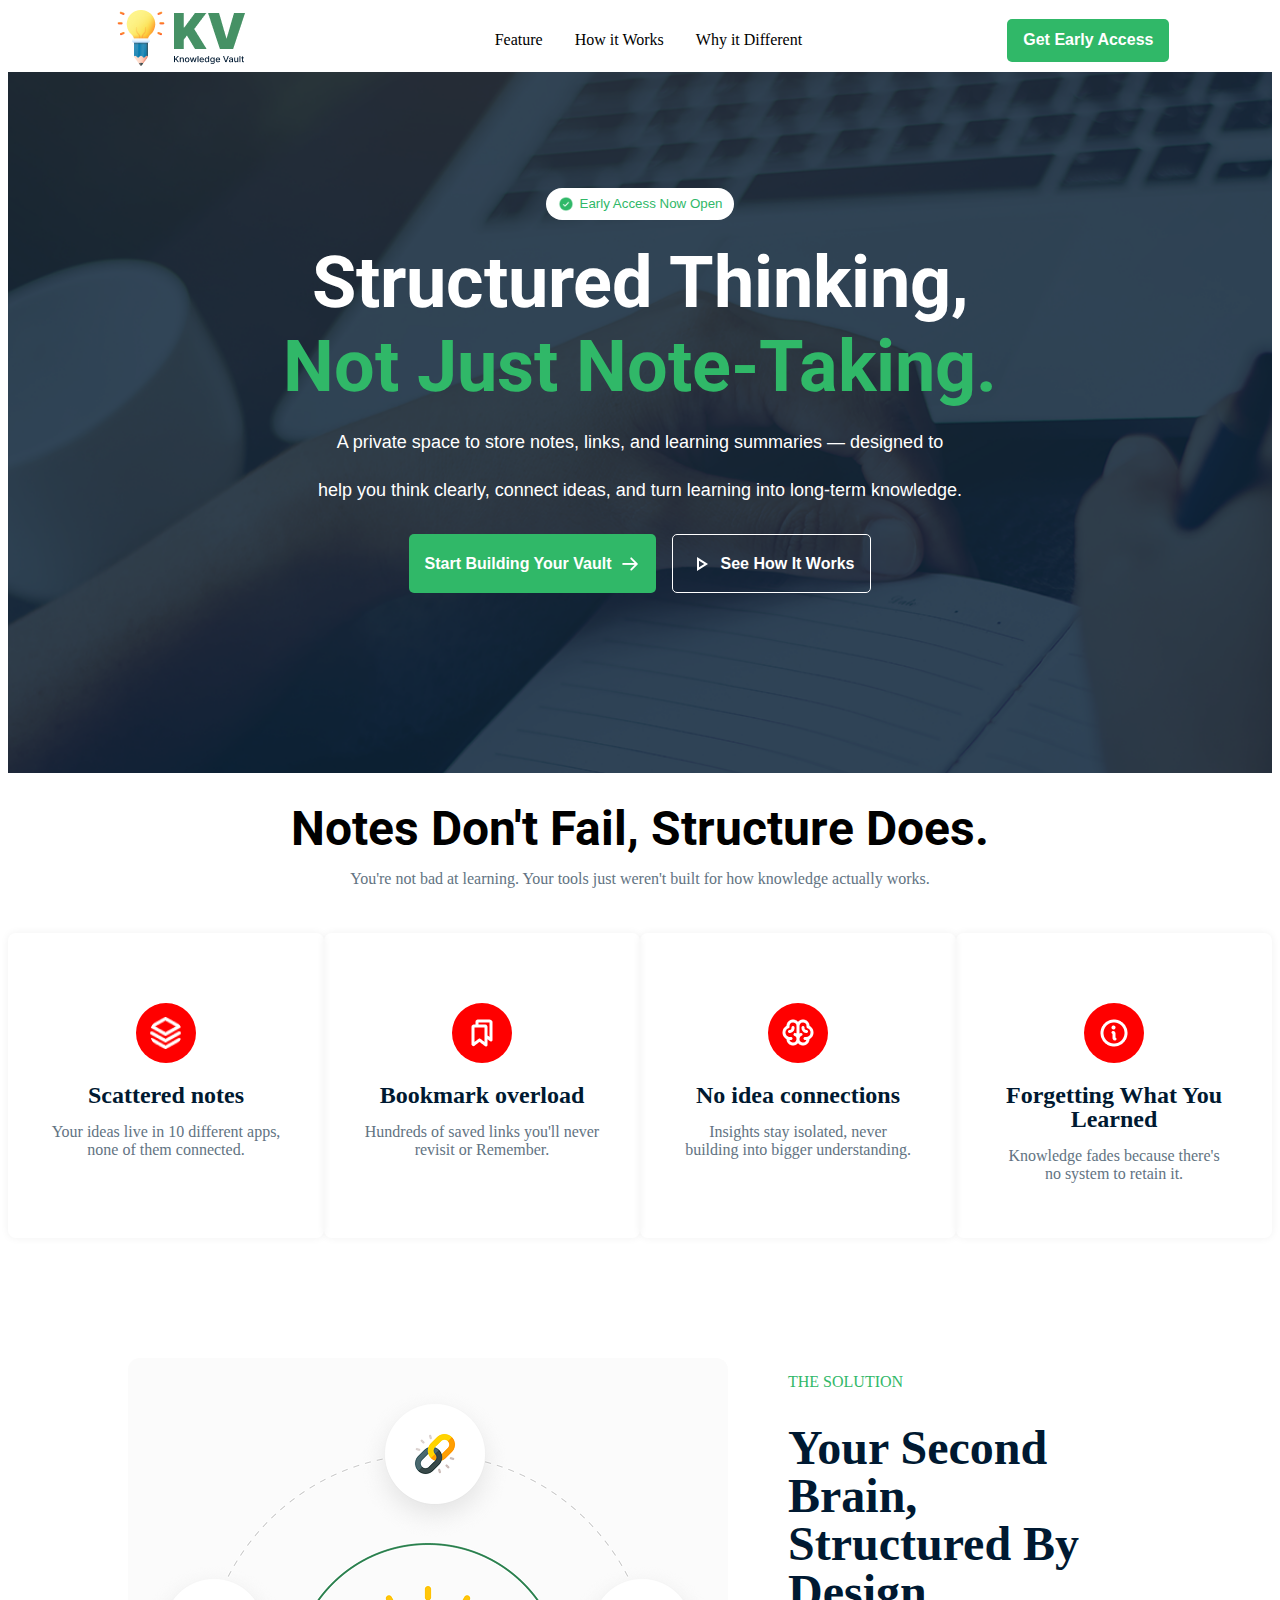
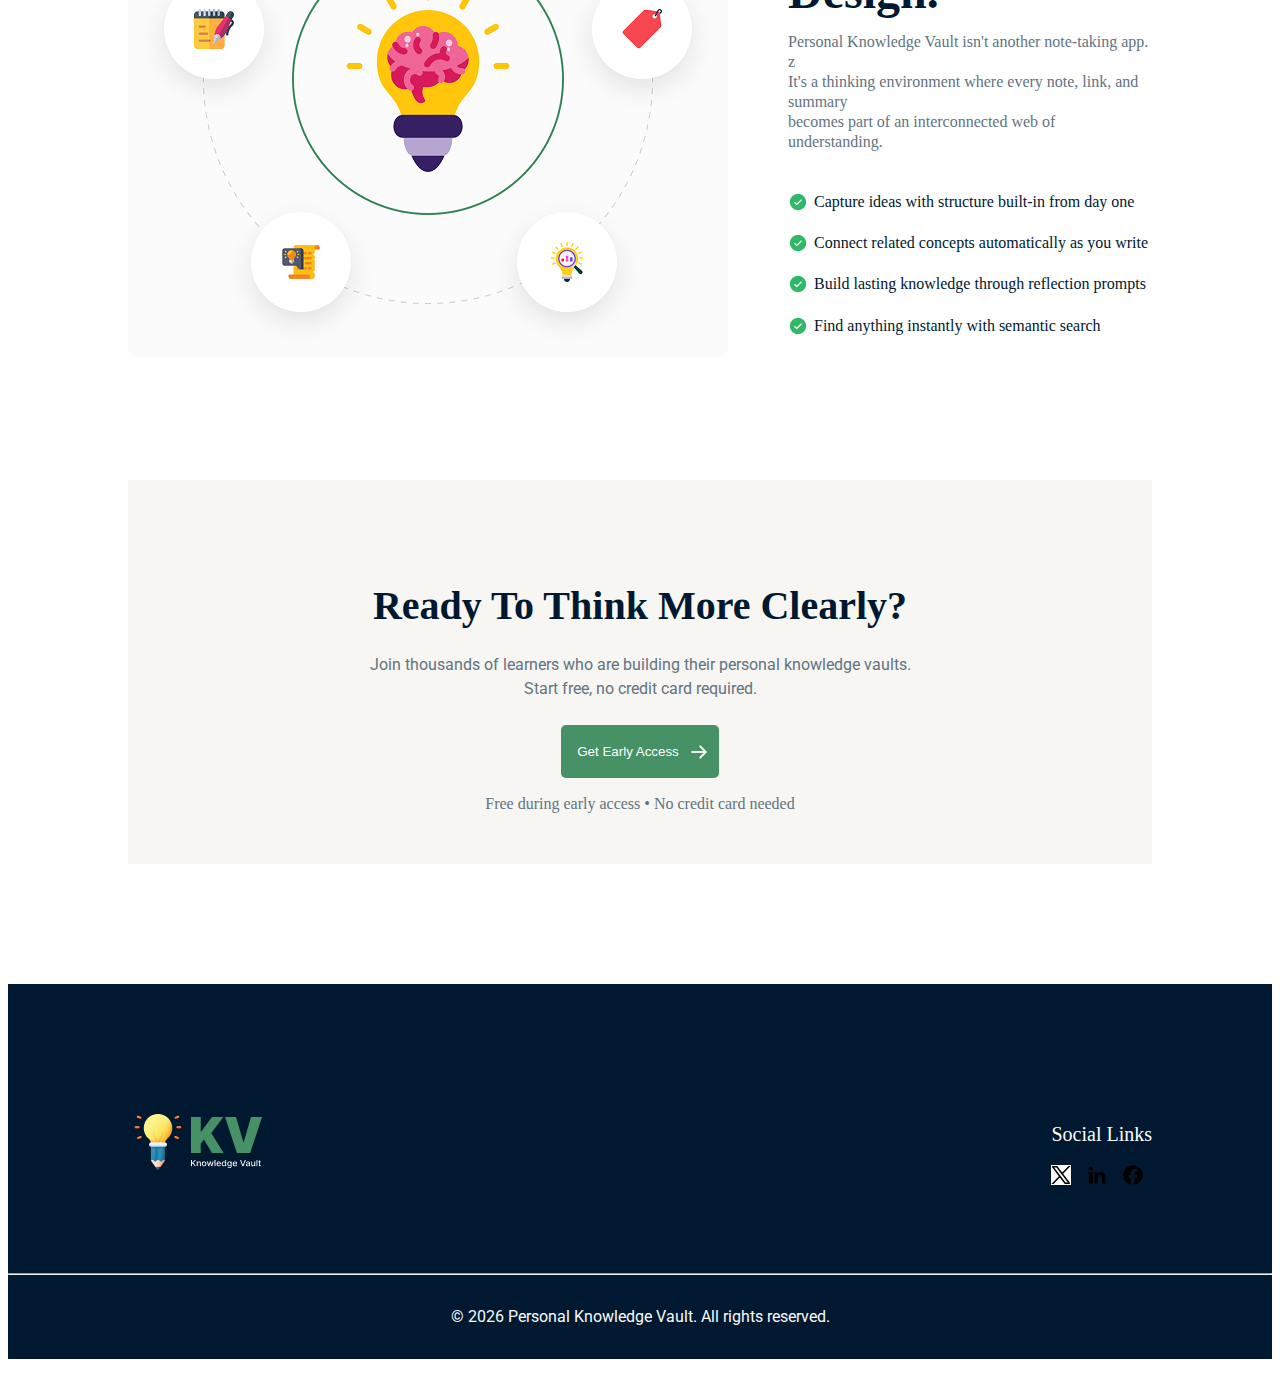
<file: index.html>
<!doctype html>
<html lang="en">
  <head>
    <meta charset="UTF-8" />
    <meta name="viewport" content="width=device-width, initial-scale=1.0" />
    <link rel="preconnect" href="https://fonts.googleapis.com" />
    <link rel="preconnect" href="https://fonts.gstatic.com" crossorigin />
    <link
      href="https://fonts.googleapis.com/css2?family=Inter:ital,opsz,wght@0,14..32,100..900;1,14..32,100..900&family=Roboto:ital,wght@0,100..900;1,100..900&display=swap"
      rel="stylesheet"
    />
    <title>Assignment 1</title>
    <link rel="stylesheet" href="style.css" />
  </head>
  <body>
    <header>
      <nav>
        <div>
          <img
            width="139"
            height="60"
            src="./B13-A01-Knowledge-Vault/assets/logo-navbar.png"
            alt=""
          />
        </div>
        <ul class="nav-list">
          <li><a href="feature">Feature</a></li>
          <li><a href="how">How it Works</a></li>
          <li><a href="why">Why it Different</a></li>
        </ul>
        <div>
          <button class="btn">Get Early Access</button>
        </div>
      </nav>
    </header>
    <main>
      <section id="banner">
        <div class="banner-box">
          <button class="btn2">
            <img
              width="16"
              height="16"
              src="./B13-A01-Knowledge-Vault/assets/CheckCircle.png"
              alt=""
            />
            <span class="banner-heading"> Early Access Now Open</span>
          </button>
          <div class="banner-title">
            <h1>
              <span class="line-one">Structured Thinking,</span><br /><span
                class="line-two"
                >Not Just Note-Taking.</span
              >
            </h1>
          </div>
          <div class="paragraph-area">
            <p class="paragraph">
              A private space to store notes, links, and learning summaries —
              designed to <br />
              <br />
              help you think clearly, connect ideas, and turn learning into
              long-term knowledge.
            </p>
          </div>
          <div class="two-btn">
            <button class="btn3">
              Start Building Your Vault
              <img
                width="20"
                height="20"
                src="./B13-A01-Knowledge-Vault/assets/ArrowRight.png"
                alt=""
              />
            </button>

            <button class="btn4">
             <svg xmlns="http://www.w3.org/2000/svg" height="24px" viewBox="0 -960 960 960" width="24px" fill="#FFFFFF"><path d="M320-200v-560l440 280-440 280Zm80-280Zm0 134 210-134-210-134v268Z"/></svg>
              </svg>
              See How It Works
            </button>
          </div>
        </div>
      </section>

      <section id="note">
        <div class="note-heading">
          <h1>Notes Don't Fail, Structure Does.</h1>
           <p>You're not bad at learning. Your tools just weren't built for how knowledge actually works.</p>

        </div>







        <div class="card-section">
          <div class="card">
            <img src="./B13-A01-Knowledge-Vault/assets/Vector.png" alt="">
            <h2 class="card-title">Scattered notes</h2>
            <p class="card-text">Your ideas live in 10 different apps,<br> none of them connected.</p>
          </div>
          <div class="card">
            <img src="./B13-A01-Knowledge-Vault/assets/Bookmarks.png" alt="">
            <h2 class="card-title">Bookmark overload</h2>
            <p class="card-text">Hundreds of saved links you'll never <br> revisit or Remember.</p>
          </div>
          <div class="card">
            <img src="./B13-A01-Knowledge-Vault/assets/Brain.png" alt="">
            <h2 class="card-title">No idea connections</h2>
            <p class="card-text">Insights stay isolated, never <br> building into bigger understanding.</p>
          </div>
          <div class="card">
            <img src="./B13-A01-Knowledge-Vault/assets/Info.png" alt="">
            <h2 class="card-title">Forgetting What
You Learned</h2>
            <p class="card-text">Knowledge fades because there's <br> no system to retain it.</p>
          </div>
        
        </div>

      </section>

     <section id="brain">
        <div class="brain-section">
          <div class="img-container">
            <img src="./B13-A01-Knowledge-Vault/assets/knowledge.png" alt="">
          </div>
          <div class="right-hand">
            <h2>THE SOLUTION</h2>
            <h1>Your Second Brain,<br>
Structured By Design.</h1>
            <p>Personal Knowledge Vault isn't another note-taking app. z <br>It's a thinking environment where every note, link, and summary <br>becomes part of an interconnected web of understanding.</p>
            <div class="suggetions">

                <h4><img src="./B13-A01-Knowledge-Vault/assets/CheckCircle.png" alt="">Capture ideas with structure built-in from day one</h4>
                <h4><img src="./B13-A01-Knowledge-Vault/assets/CheckCircle.png" alt="">Connect related concepts automatically as you write</h4>
                <h4><img src="./B13-A01-Knowledge-Vault/assets/CheckCircle.png" alt="">Build lasting knowledge through reflection prompts</h4>
                <h4><img src="./B13-A01-Knowledge-Vault/assets/CheckCircle.png" alt="">Find anything instantly with semantic search</h4>
            </div>
          </div>
          
        </div>


      </section>


      <section id="early-section">
        <div class="early-box">
          <div class="head-section" >
            <h1>Ready To Think More Clearly?</h1>
            <p>Join thousands of learners who are building their personal knowledge vaults. <br>Start free, no credit card required.</p>
          </div>
          <div class="buttom-section">
            <button class="btn5" >Get Early Access<img src="./B13-A01-Knowledge-Vault/assets/ArrowRight.png" alt=""></button>
            <p>Free during early access • No credit card needed</p>
          </div>
        </div>
      </section>
    </main>

    <footer>
      <section class="footer">
        <div class="footer-section">
          <div class="img">
            <img width="139" height="60" src="/B13-A01-Knowledge-Vault/assets/logo-footer.png" alt="">
          </div>
          <div>
            <h2 class="footer-h2">Social Links</h2>
            <div class="footer-img">
             <img src="./B13-A01-Knowledge-Vault/assets/X-Twitter-Logo--Streamline-Logos.svg" alt="">
             <img src="./B13-A01-Knowledge-Vault/assets/Linkedin-Logo--Streamline-Ultimate.png" alt="">
             <img width="20" height="20" src="./B13-A01-Knowledge-Vault/assets/Facebook--Streamline-Font-Awesome (1).svg" alt="">
            </div>
          </div>
          </div>
           <div class="footer-end">
             <hr>
             <p>© 2026 Personal Knowledge Vault. All rights reserved.</p>
           </div>
      </section>
    </footer>
  </body>
</html>
</file>
<file: style.css>
nav {
  max-width: 1600px;
  display: flex;
  justify-content: space-around;
  align-items: center;
}
nav li a {
  text-decoration: none;
  color: #000000;
}
nav li {
  list-style: none;
}
nav .nav-list {
  display: flex;
  gap: 32px;
  max-width: 365px;
}
.btn {
  padding: 12.5px 16px 12.5px 16px;
  background-color: #30b868;
  border: none;
  border-radius: 5px;
  color: #ffffff;
  font-size: 16px;
  font-weight: 600;
}
.btn:hover {
  background-color: blue;
  border: 1px solid red;
}
#banner {
  background-image: url(./B13-A01-Knowledge-Vault/assets/hero-bg.png);
  background-repeat: no-repeat;
  background-size: cover;
  text-align: center;
}
#banner .banner-box {
  padding: 115.5px 120px 179.5px 120px;
}
#banner .btn2 {
  display: inline-flex;
  gap: 6px;
  color: #30b868;
  padding: 8px 12px 8px;
  border: none;
  border-radius: 20px;
  background-color: #ffffff;
}
#banner .banner-box .banner-title {
  margin-top: 16px;
  margin-bottom: 16px;
}

#banner .banner-box .line-one {
  font-size: 72px;
  font-weight: bold;
  line-height: 84px;
  color: #ffffff;
  font-family: "Roboto", sans-serif;
}
#banner .banner-box .line-two {
  font-size: 72px;
  font-weight: bold;
  line-height: 84px;
  color: #30b868;
  font-family: "Roboto", sans-serif;
}
.paragraph-area .paragraph {
  color: #ffffff;
  font-family: "Segoe UI", Tahoma, Geneva, Verdana, sans-serif;
  font-size: 18px;
  font-weight: 400;
  font-weight: 400;
  line-height: 24px;
  margin-bottom: 32px;
  margin-top: 16px;
}
.two-btn {
  display: flex;
  justify-content: center;
}
.banner-box .btn3 {
  font-size: 16px;
  font-weight: 600;
  background-color: #30b868;
  color: #ffffff;
  padding: 16.5px 16px 16.5px 16px;
  border: none;
  border-radius: 5px;
  margin-right: 16px;
  display: flex;
  align-items: center;
  gap: 8px;
  justify-content: center;
}
.banner-box .btn4 {
  font-size: 16px;
  font-weight: 600;
  background: transparent;
  color: #ffffff;
  padding: 16.5px 16px 16.5px 16px;
  border: 1px solid white;
  border-radius: 5px;
  display: flex;
  align-items: center;
  gap: 8px;
  justify-content: center;
}
.btn3:hover {
  background-color: green;
}
.btn4:hover {
  background-color: gray;
}
#note {
  max-width: 1600px;
  text-align: center;
}
#note .note-heading {
  max-width: 1360px;
  margin: 0px 120px 44px 120px;
}
#note .note-heading h1 {
  margin-bottom: 16px;
  font-weight: 700;
  font-size: 48px;
  line-height: 100%;
  font-family: "Roboto", sans-serif;
}
#note .note-heading p {
  color: #627382;
  font-size: 16px;
  font-weight: 400;
  line-height: 20px;
}

.card-section {
  max-width: 1360px;
  display: flex;
  justify-content: space-evenly;
  margin: 0 auto;
}
.card {
  box-shadow: 0px 0px 8px 0px #0000000f;
  background-color:;
  width: 322px;
  border-radius: 8px;
}
.card-section .card img {
  width: 32px;
  height: 32px;
  margin-top: 69.5px;
  background-color: red;
  padding: 14px;
  border-radius: 50px;
}

.card-section .card .card-title {
  color: #001931;
  font-weight: 600;
  font-size: 24px;
  line-height: 100%;
  margin: 16px 24px 16px 24px;
}
.card-section .card .card-text {
  color: #627382;
  margin: 16px 24px 55px 24px;
}
#brain .brain-section {
  padding: 120px;
  display: flex;
  align-items: center;
  gap: 60px;
}

#brain .brain-section .img-container {
  width: 600px;
  height: 600px;
  border-radius: 12px;
}
.brain-section .right-hand h2 {
  color: #30b868;
  font-weight: 500;
  font-size: 16px;
  line-height: 20px;
  margin-bottom: 16px;
}
.brain-section .right-hand h1 {
  color: #001931;
  font-weight: 700;
  font-size: 48px;
  line-height: 100%;
  margin-bottom: 16px;
}
.brain-section .right-hand p {
  color: #627382;
  font-size: 16px;
  line-height: 20px;
  font-weight: 400;
  margin-bottom: 40px;
}
.brain-section .right-hand .suggetions {
  color: #001931;
  font-weight: 500;
  font-size: 16px;
  line-height: 20px;
}
.right-hand .suggetions h4 {
  color: #001931;
  font-size: 16px;
  line-height: 20px;
  font-weight: 500;
  display: flex;
  gap: 6px;
}
#early-section {
  align-items: center;
}
#early-section .early-box {
  background-color: #f7f6f2;
  max-width: 1360px;
  height: 384px;
  margin: 2px 120px 120px 120px;
  text-align: center;
}
#early-section .early-box .head-section {
  padding: 80px 40px 0px 40px;
}
#early-section .early-box .head-section h1 {
  color: #001931;
  font-weight: 700;
  font-size: 40px;
  line-height: 100%;
}

#early-section .early-box .head-section p {
  color: #627382;
  font-size: 16px;
  font-weight: 400;
  line-height: 24px;
  margin-bottom: 24px;
  font-family: "Roboto", sans-serif;
}
#early-section .early-box .buttom-section .btn5 {
  background-color: #469165;
  color: #ffffff;
  padding: 16.5px 10px 16.5px 16px;
  display: inline-flex;
  gap: 10px;
  align-items: center;
  border-radius: 5px;
  border: none;
}
#early-section .early-box .buttom-section .btn5:hover {
  background-color: yellow;
}
#early-section .early-box .buttom-section p {
  color: #627382;
  font-size: 16px;
  font-weight: 400;
  line-height: 20px;
}

footer {
  max-width: 1660px;
  background-color: #001931;
  text-align: center;
}
.footer .footer-section {
  display: flex;
  justify-content: space-between;
  padding: 120px 120px 80px 120px;
  align-items: center;
}
.footer .footer-section .footer-h2 {
  color: #ffffff;
  font-size: 20px;
  font-weight: 500;
  line-height: 28px;
}
.footer .footer-section .footer-img {
  display: flex;
  width: 20px;
  height: 20px;
  gap: 16px;
  background-color: #ffffff;
}
.footer .footer-end {
  max-width: 1360px;
  margin: 0 auto;
}
.footer .footer-end hr {
  color: #e5e7eb;
  margin-bottom: 30px;
}
.footer .footer-end p {
  color: #fafafa;
  font-size: 16px;
  font-weight: 400;
  font-family: "Roboto", sans-serif;
  line-height: 24px;
  padding-bottom: 30px;
}
</file>
